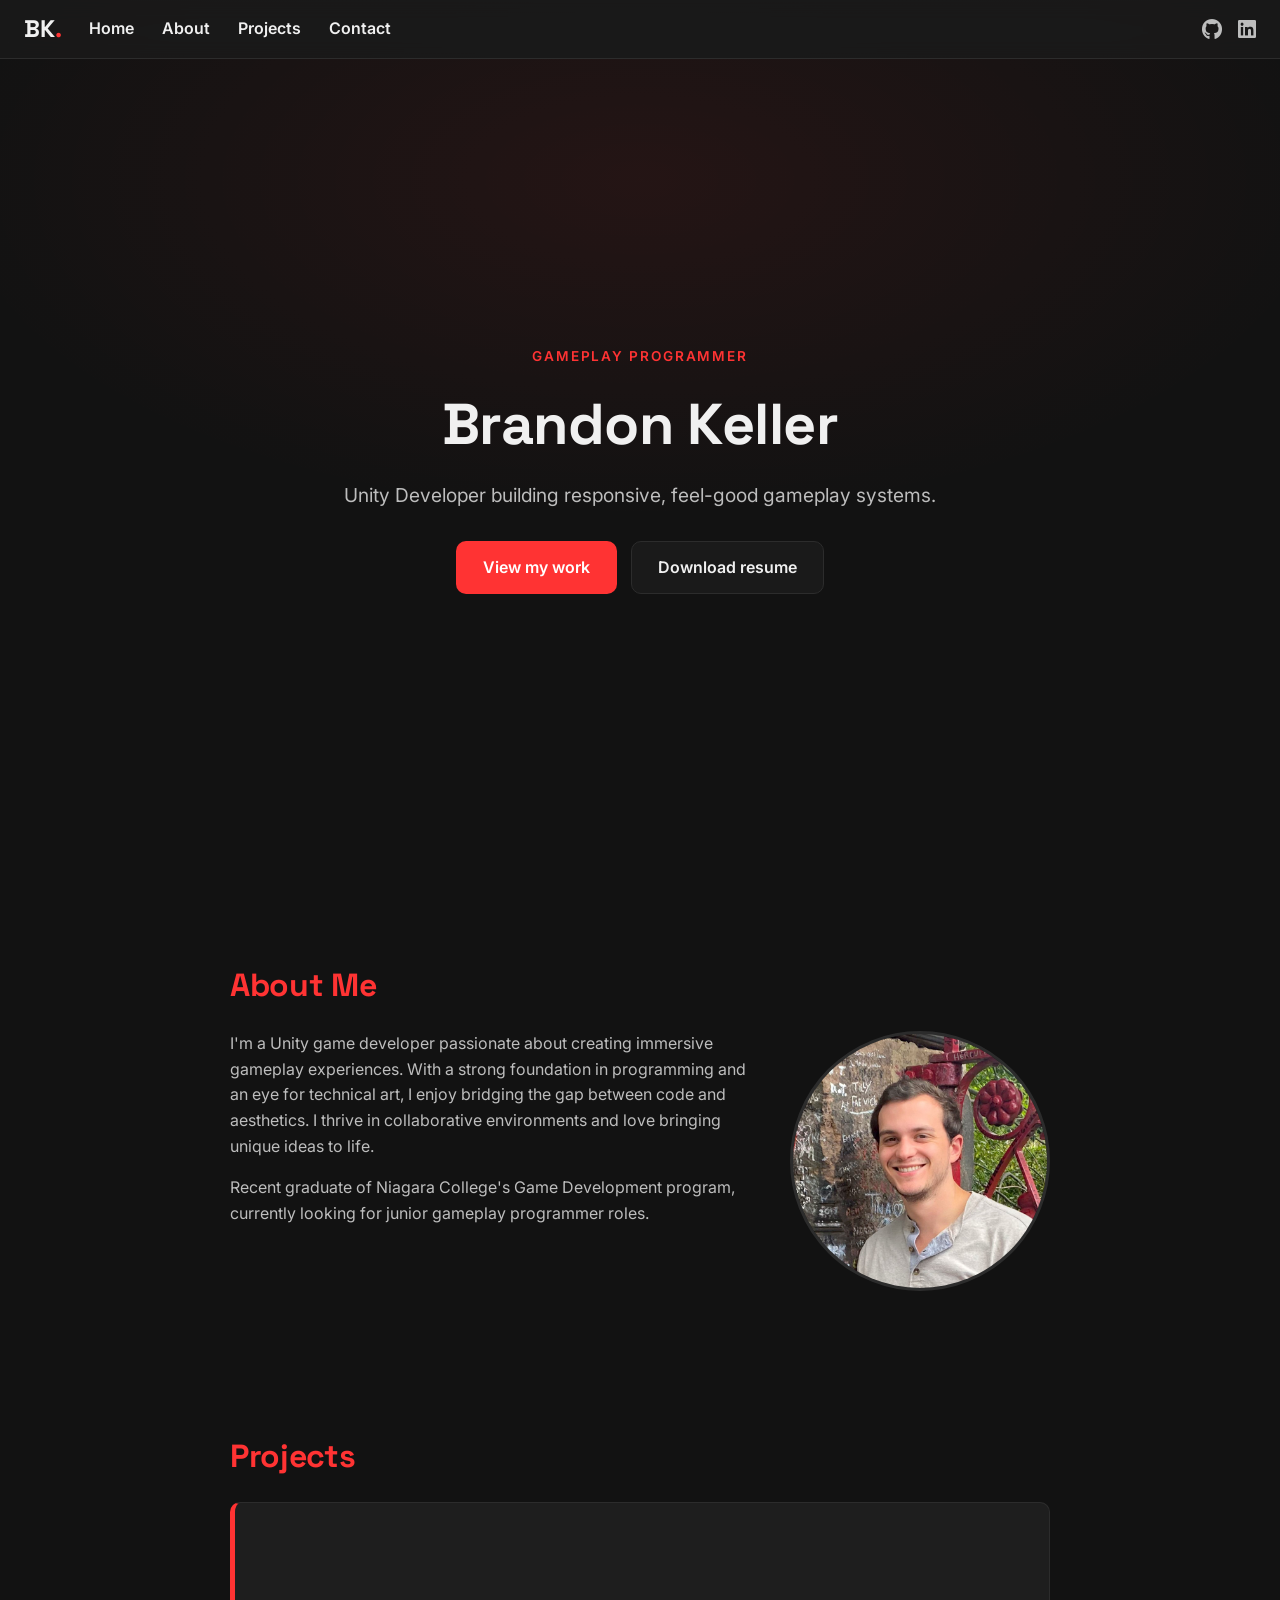
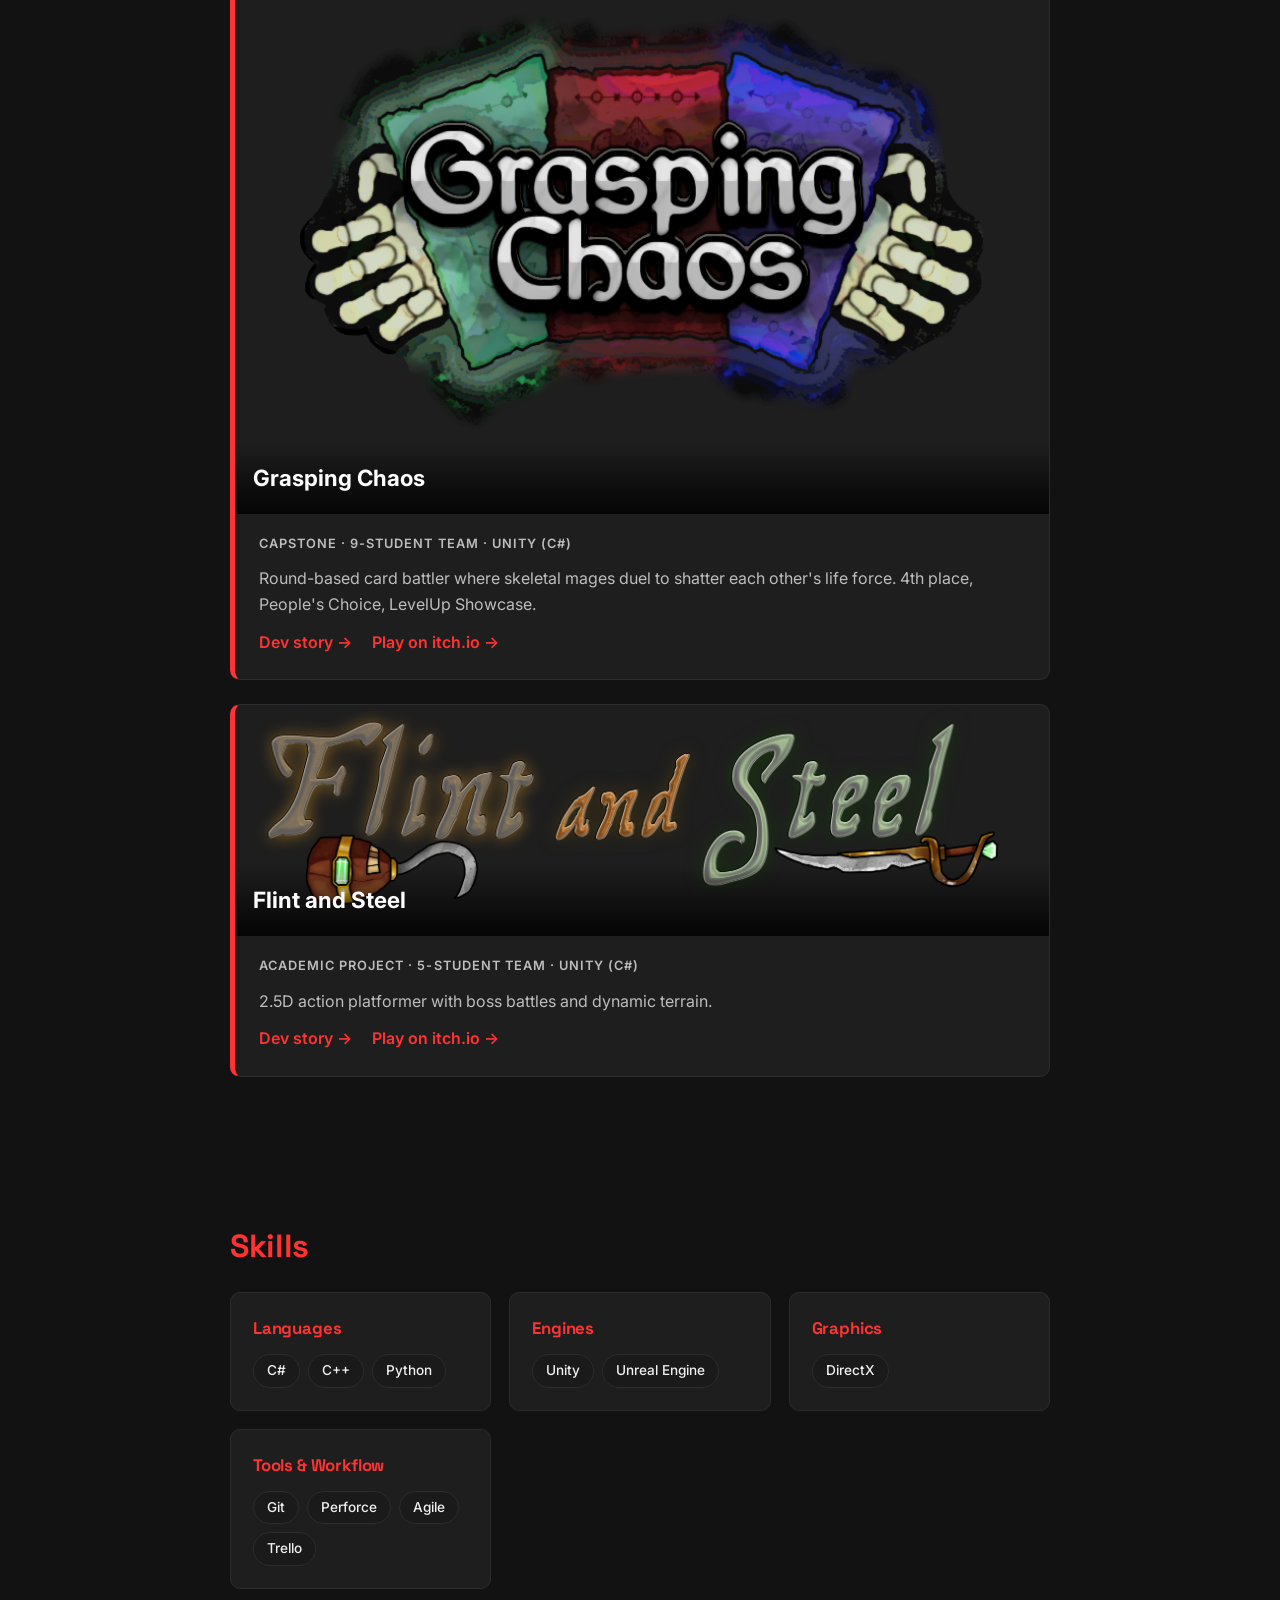
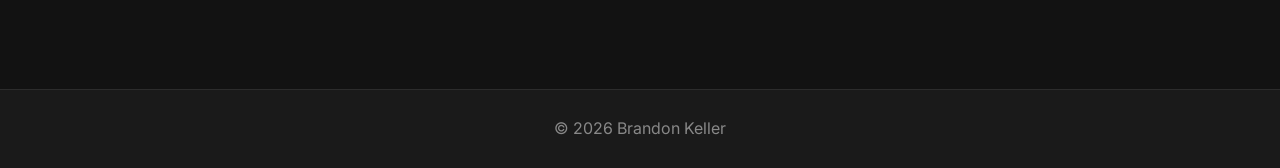
<file: index.html>
<!DOCTYPE html>
<html lang="en">
<head>
  <meta charset="UTF-8" />
  <meta name="viewport" content="width=device-width, initial-scale=1.0" />
  <title>Brandon Keller | Gameplay Programmer</title>
  <meta name="description" content="Portfolio of Brandon Keller, gameplay programmer specializing in Unity and C#. Playable student titles, dev stories, and contact." />
  <meta property="og:title" content="Brandon Keller | Gameplay Programmer" />
  <meta property="og:description" content="Unity gameplay programmer. Play Grasping Chaos and Flint & Steel, read the dev stories, and get in touch." />
  <meta property="og:type" content="website" />
  <link rel="icon" type="image/svg+xml" href="favicon.svg" />
  <link rel="preconnect" href="https://fonts.googleapis.com" />
  <link rel="preconnect" href="https://fonts.gstatic.com" crossorigin />
  <link href="https://fonts.googleapis.com/css2?family=Inter:wght@400;500;600&family=Space+Grotesk:wght@500;600;700&display=swap" rel="stylesheet" />
  <link rel="stylesheet" href="style.css" />
  <link rel="stylesheet" href="https://cdnjs.cloudflare.com/ajax/libs/font-awesome/6.5.0/css/all.min.css" />
</head>
<body>
  <nav class="navbar">
    <a href="#home" class="brand">BK<span>.</span></a>
    <button class="nav-toggle" id="navToggle" aria-label="Toggle menu">
      <span></span><span></span><span></span>
    </button>
    <div class="nav-links" id="navMenu">
      <ul>
        <li><a href="#home">Home</a></li>
        <li><a href="#about">About</a></li>
        <li><a href="#projects">Projects</a></li>
        <li><a href="contact.html">Contact</a></li>
      </ul>
    </div>
    <div class="nav-socials">
      <a href="https://github.com/bkeller0909" target="_blank" rel="noopener" aria-label="GitHub"><i class="fab fa-github"></i></a>
      <a href="https://www.linkedin.com/in/brandon--keller" target="_blank" rel="noopener" aria-label="LinkedIn"><i class="fab fa-linkedin"></i></a>
    </div>
  </nav>

  <header id="home" class="hero">
    <p class="eyebrow reveal">Gameplay Programmer</p>
    <h1 class="reveal">Brandon Keller</h1>
    <p class="reveal">Unity Developer building responsive, feel-good gameplay systems.</p>
    <div class="hero-cta reveal">
      <a href="#projects" class="btn btn-primary">View my work</a>
      <a href="assets/Brandon_Keller_Resume.docx" class="btn btn-ghost">Download resume</a>
    </div>
  </header>

  <section id="about">
    <h2 class="reveal">About Me</h2>
    <div class="about-wrap reveal">
      <img src="images/irl/headshot.jpg" alt="Photo of Brandon Keller" class="headshot" />
      <div>
        <p>
          I'm a Unity game developer passionate about creating immersive gameplay experiences.
          With a strong foundation in programming and an eye for technical art, I enjoy
          bridging the gap between code and aesthetics. I thrive in collaborative environments
          and love bringing unique ideas to life.
        </p>
        <p>
          Recent graduate of Niagara College's Game Development program, currently looking
          for junior gameplay programmer roles.
        </p>
      </div>
    </div>
  </section>

  <section id="projects">
    <h2 class="reveal">Projects</h2>
    <div class="project-card reveal">
      <div class="image-container">
        <a href="grasping-chaos.html">
          <img src="images/grasping_chaos/GraspingChaosCardTitle.png" class="card-image" alt="Grasping Chaos title art" />
          <div class="overlay-text">Grasping Chaos</div>
        </a>
      </div>
      <div class="card-body">
        <p class="card-kicker">Capstone &middot; 9-student team &middot; Unity (C#)</p>
        <p>Round-based card battler where skeletal mages duel to shatter each other's life force. 4th place, People's Choice, LevelUp Showcase.</p>
        <div class="card-links">
          <a href="grasping-chaos.html">Dev story &rarr;</a>
          <a href="https://pack-rats-studio.itch.io/grasping-chaos" target="_blank" rel="noopener">Play on itch.io &rarr;</a>
        </div>
      </div>
    </div>
    <div class="project-card reveal">
      <div class="image-container">
        <a href="flint-steel.html">
          <img src="images/FaS/FaS_Title_v4.png" class="card-image" alt="Flint and Steel title art" />
          <div class="overlay-text">Flint and Steel</div>
        </a>
      </div>
      <div class="card-body">
        <p class="card-kicker">Academic project &middot; 5-student team &middot; Unity (C#)</p>
        <p>2.5D action platformer with boss battles and dynamic terrain.</p>
        <div class="card-links">
          <a href="flint-steel.html">Dev story &rarr;</a>
          <a href="https://allanmathew.itch.io/flint-and-steel" target="_blank" rel="noopener">Play on itch.io &rarr;</a>
        </div>
      </div>
    </div>
  </section>

  <section id="skills">
    <h2 class="reveal">Skills</h2>
    <div class="skills-grid reveal">
      <div class="skill-group">
        <h3>Languages</h3>
        <div class="chips"><span>C#</span><span>C++</span><span>Python</span></div>
      </div>
      <div class="skill-group">
        <h3>Engines</h3>
        <div class="chips"><span>Unity</span><span>Unreal Engine</span></div>
      </div>
      <div class="skill-group">
        <h3>Graphics</h3>
        <div class="chips"><span>DirectX</span></div>
      </div>
      <div class="skill-group">
        <h3>Tools &amp; Workflow</h3>
        <div class="chips"><span>Git</span><span>Perforce</span><span>Agile</span><span>Trello</span></div>
      </div>
    </div>
  </section>

  <footer>
    <p>&copy; <span id="year"></span> Brandon Keller</p>
  </footer>

  <script src="script.js"></script>
</body>
</html>
</file>
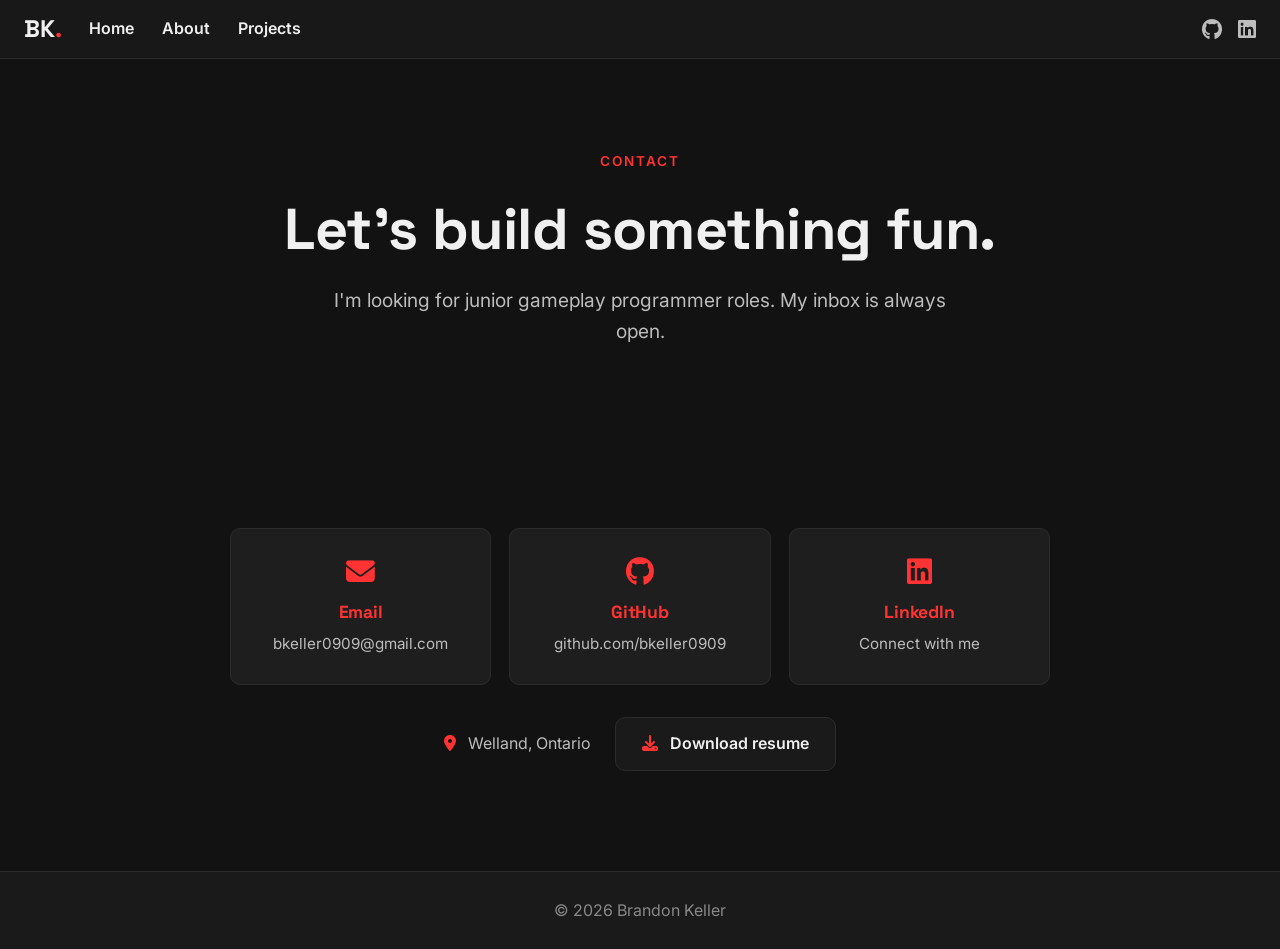
<file: contact.html>
<!DOCTYPE html>
<html lang="en">
<head>
  <meta charset="UTF-8" />
  <meta name="viewport" content="width=device-width, initial-scale=1.0" />
  <title>Brandon Keller | Contact</title>
  <meta name="description" content="Get in touch with Brandon Keller, gameplay programmer. Open to junior gameplay programmer roles." />
  <meta property="og:title" content="Contact — Brandon Keller" />
  <meta property="og:type" content="website" />
  <link rel="icon" type="image/svg+xml" href="favicon.svg" />
  <link rel="preconnect" href="https://fonts.googleapis.com" />
  <link rel="preconnect" href="https://fonts.gstatic.com" crossorigin />
  <link href="https://fonts.googleapis.com/css2?family=Inter:wght@400;500;600&family=Space+Grotesk:wght@500;600;700&display=swap" rel="stylesheet" />
  <link rel="stylesheet" href="style.css" />
  <link rel="stylesheet" href="https://cdnjs.cloudflare.com/ajax/libs/font-awesome/6.5.0/css/all.min.css" />
</head>
<body>
  <nav class="navbar">
    <a href="index.html" class="brand">BK<span>.</span></a>
    <button class="nav-toggle" id="navToggle" aria-label="Toggle menu">
      <span></span><span></span><span></span>
    </button>
    <div class="nav-links" id="navMenu">
      <ul>
        <li><a href="index.html">Home</a></li>
        <li><a href="index.html#about">About</a></li>
        <li><a href="index.html#projects">Projects</a></li>
      </ul>
    </div>
    <div class="nav-socials">
      <a href="https://github.com/bkeller0909" target="_blank" rel="noopener" aria-label="GitHub"><i class="fab fa-github"></i></a>
      <a href="https://www.linkedin.com/in/brandon--keller" target="_blank" rel="noopener" aria-label="LinkedIn"><i class="fab fa-linkedin"></i></a>
    </div>
  </nav>

  <header class="page-header">
    <p class="eyebrow reveal">Contact</p>
    <h1 class="reveal">Let's build something fun.</h1>
    <p class="reveal">I'm looking for junior gameplay programmer roles. My inbox is always open.</p>
  </header>

  <section class="contact-section">
    <div class="contact-cards reveal">
      <a class="contact-card" href="mailto:bkeller0909@gmail.com">
        <i class="fas fa-envelope"></i>
        <h3>Email</h3>
        <p>bkeller0909@gmail.com</p>
      </a>
      <a class="contact-card" href="https://github.com/bkeller0909" target="_blank" rel="noopener">
        <i class="fab fa-github"></i>
        <h3>GitHub</h3>
        <p>github.com/bkeller0909</p>
      </a>
      <a class="contact-card" href="https://www.linkedin.com/in/brandon--keller" target="_blank" rel="noopener">
        <i class="fab fa-linkedin"></i>
        <h3>LinkedIn</h3>
        <p>Connect with me</p>
      </a>
    </div>
    <div class="contact-meta reveal">
      <p><i class="fas fa-location-dot"></i> Welland, Ontario</p>
      <a href="assets/Brandon_Keller_Resume.docx" class="btn btn-ghost"><i class="fas fa-download"></i> Download resume</a>
    </div>
  </section>

  <footer>
    <p>&copy; <span id="year"></span> Brandon Keller</p>
  </footer>

  <script src="script.js"></script>
</body>
</html>
</file>
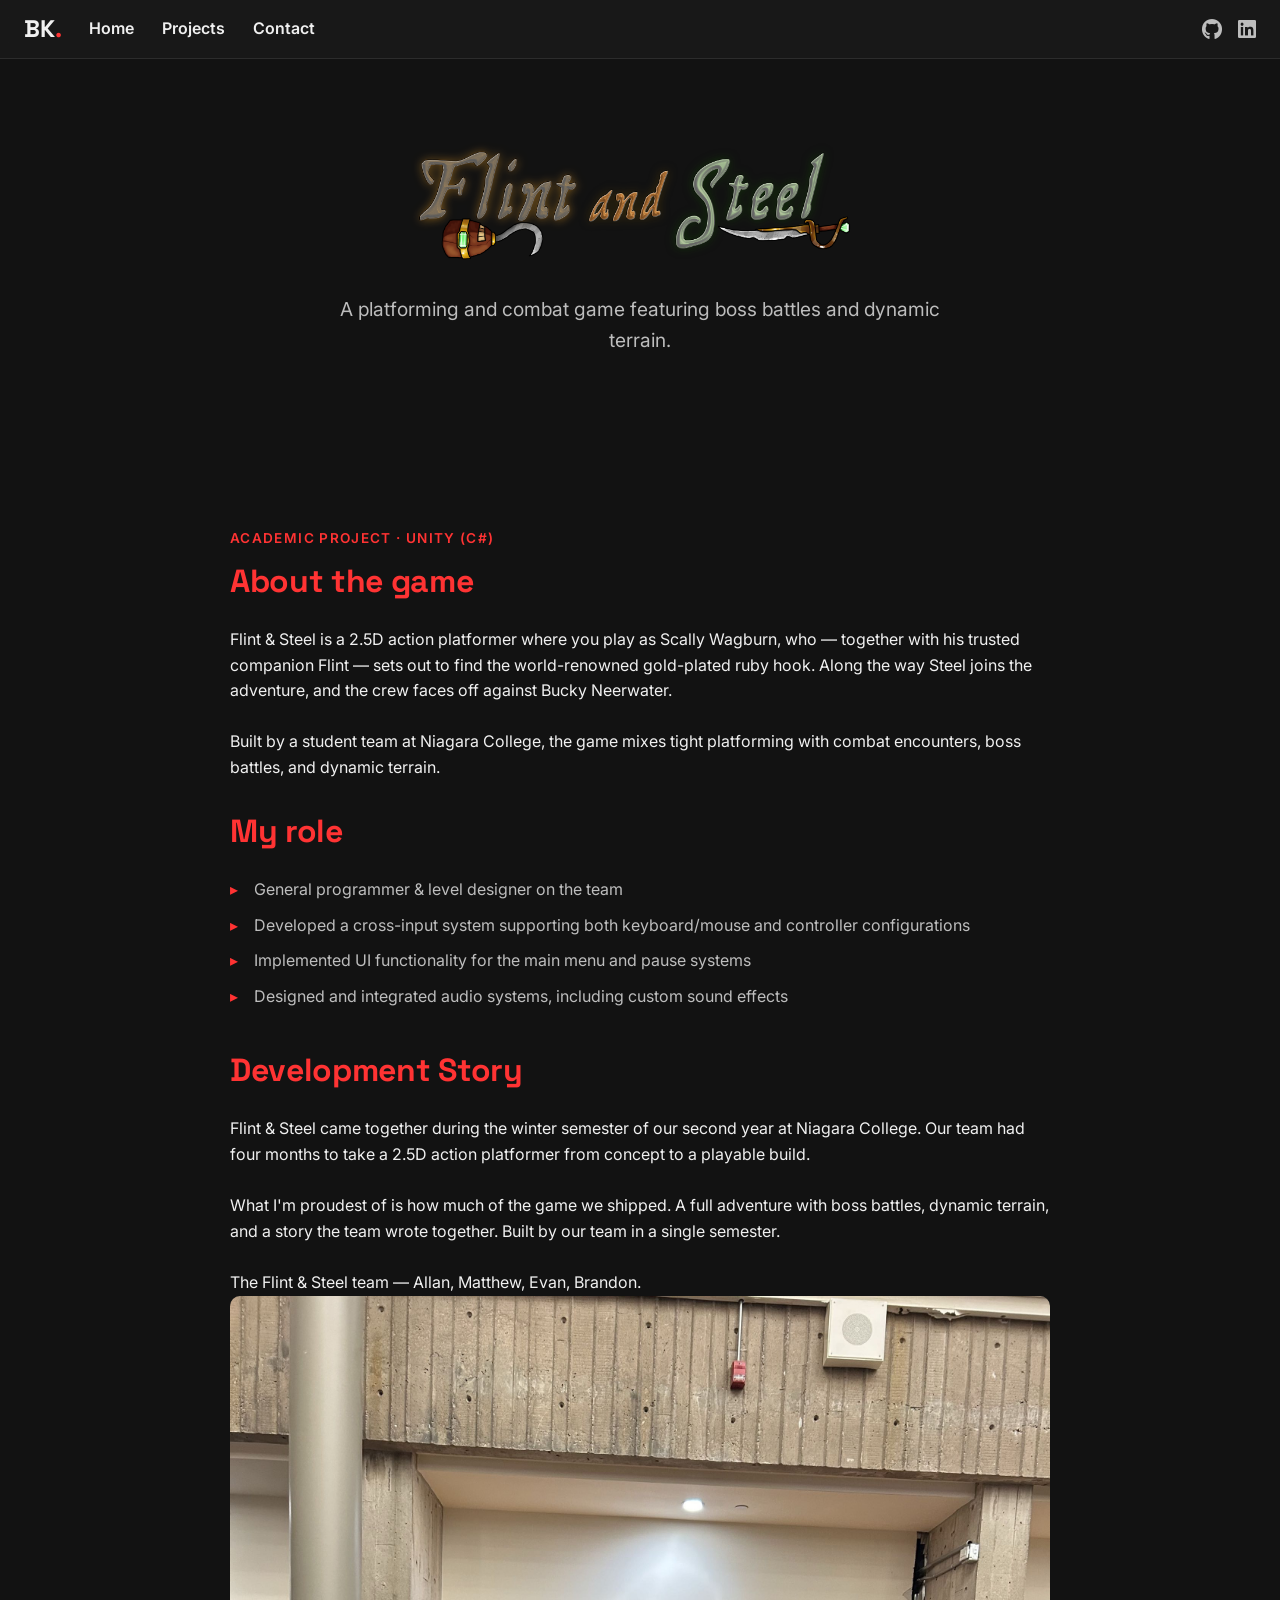
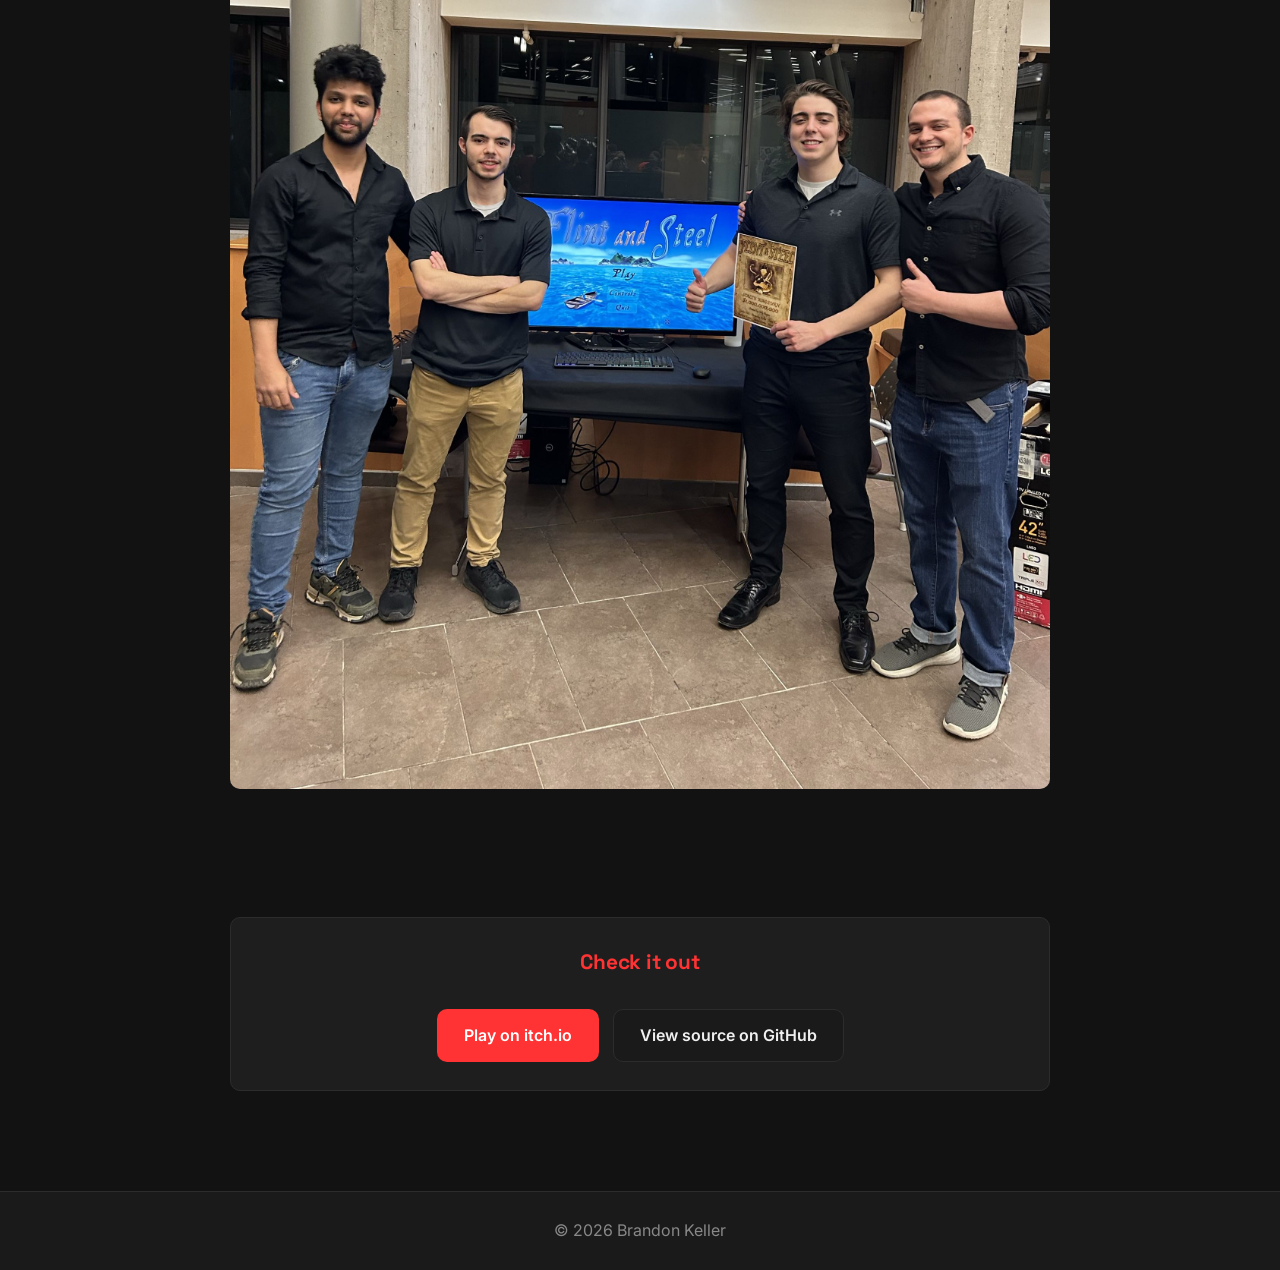
<file: flint-steel.html>
<!DOCTYPE html>
<html lang="en">
<head>
  <meta charset="UTF-8" />
  <meta name="viewport" content="width=device-width, initial-scale=1.0" />
  <title>Brandon Keller | Flint and Steel</title>
  <meta name="description" content="Flint & Steel — a 2.5D action platformer built in Unity. Dev story, contributions, and links." />
  <meta property="og:title" content="Flint & Steel — Brandon Keller" />
  <meta property="og:description" content="2.5D action platformer with boss battles and dynamic terrain, built in Unity with C#." />
  <meta property="og:type" content="website" />
  <link rel="icon" type="image/svg+xml" href="favicon.svg" />
  <link rel="preconnect" href="https://fonts.googleapis.com" />
  <link rel="preconnect" href="https://fonts.gstatic.com" crossorigin />
  <link href="https://fonts.googleapis.com/css2?family=Inter:wght@400;500;600&family=Space+Grotesk:wght@500;600;700&display=swap" rel="stylesheet" />
  <link rel="stylesheet" href="style.css" />
  <link rel="stylesheet" href="https://cdnjs.cloudflare.com/ajax/libs/font-awesome/6.5.0/css/all.min.css" />
</head>
<body>
  <nav class="navbar">
    <a href="index.html" class="brand">BK<span>.</span></a>
    <button class="nav-toggle" id="navToggle" aria-label="Toggle menu">
      <span></span><span></span><span></span>
    </button>
    <div class="nav-links" id="navMenu">
      <ul>
        <li><a href="index.html">Home</a></li>
        <li><a href="index.html#projects">Projects</a></li>
        <li><a href="contact.html">Contact</a></li>
      </ul>
    </div>
    <div class="nav-socials">
      <a href="https://github.com/bkeller0909" target="_blank" rel="noopener" aria-label="GitHub"><i class="fab fa-github"></i></a>
      <a href="https://www.linkedin.com/in/brandon--keller" target="_blank" rel="noopener" aria-label="LinkedIn"><i class="fab fa-linkedin"></i></a>
    </div>
  </nav>

  <header class="page-header">
    <img src="images/FaS/FaS_Title_v4.png" class="scaled-image-fas" alt="Flint and Steel title art" />
    <p>A platforming and combat game featuring boss battles and dynamic terrain.</p>
  </header>

  <section>
    <p class="kicker reveal">Academic project &middot; Unity (C#)</p>
    <h2 class="reveal">About the game</h2>
    <div class="reveal">
      <p>Flint &amp; Steel is a 2.5D action platformer where you play as Scally Wagburn, who — together with his trusted companion Flint — sets out to find the world-renowned gold-plated ruby hook. Along the way Steel joins the adventure, and the crew faces off against Bucky Neerwater.</p>
      <br />
      <p>Built by a student team at Niagara College, the game mixes tight platforming with combat encounters, boss battles, and dynamic terrain.</p>
    </div>
    <br />
    <h2 class="reveal">My role</h2>
    <ul class="points reveal">
      <li>General programmer &amp; level designer on the team</li>
      <li>Developed a cross-input system supporting both keyboard/mouse and controller configurations</li>
      <li>Implemented UI functionality for the main menu and pause systems</li>
      <li>Designed and integrated audio systems, including custom sound effects</li>
    </ul>
    <br />
    <!--
      GAMEPLAY CLIP: save your clip as video/fs_trailer.mp4,
      then uncomment the block below to show it on this page.
      <video controls playsinline class="scale-image" style="border-radius:10px">
        <source src="video/fs_trailer.mp4" type="video/mp4" />
      </video>
    -->
	
	<h2 class="reveal">Development Story</h2>
    <div class="reveal">
      <p>Flint & Steel came together during the winter semester of our second year at Niagara College. 
	  Our team had four months to take a 2.5D action platformer from concept to a playable build.</p>
      <br />
      <p>What I'm proudest of is how much of the game we shipped. A full adventure with boss battles, 
	  dynamic terrain, and a story the team wrote together. Built by our team in a single semester.</p>
      <br />
	  <p>The Flint & Steel team — Allan, Matthew, Evan, Brandon.</p>
      <img src="images/irl/FaS_team_pic.jpg" class="scale-image" alt="Flint & Steel team photo" />
    </div>
  </section>

  <section id="projects">
    <div class="project-links-box reveal">
      <h3>Check it out</h3>
      <div class="hero-cta" style="margin-bottom:0">
        <a href="https://allanmathew.itch.io/flint-and-steel" target="_blank" rel="noopener" class="btn btn-primary">Play on itch.io</a>
        <a href="https://github.com/bkeller0909/FlintAndSteel" target="_blank" rel="noopener" class="btn btn-ghost">View source on GitHub</a>
      </div>
    </div>
  </section>

  <footer>
    <p>&copy; <span id="year"></span> Brandon Keller</p>
  </footer>

  <script src="script.js"></script>
</body>
</html>
</file>
<file: style.css>
:root {
  --bg: #121212;
  --surface: #1a1a1a;
  --card: #1e1e1e;
  --text: #f0f0f0;
  --muted: #bdbdbd;
  --accent: #ff3333;
  --accent-dark: #d42a2a;
  --border: #2c2c2c;
  --radius: 10px;
}

* {
  margin: 0;
  padding: 0;
  box-sizing: border-box;
}

html {
  scroll-behavior: smooth;
}

body {
  font-family: 'Inter', 'Segoe UI', system-ui, sans-serif;
  background-color: var(--bg);
  color: var(--text);
  line-height: 1.6;
  -webkit-font-smoothing: antialiased;
}

h1, h2, h3, .brand {
  font-family: 'Space Grotesk', 'Inter', sans-serif;
  letter-spacing: -0.01em;
}

h2 {
  color: var(--accent);
  margin-bottom: 20px;
  font-size: 2rem;
}

h3 {
  color: var(--accent);
  margin-bottom: 10px;
}

a {
  color: var(--accent);
}

section {
  padding: 60px 20px;
  max-width: 860px;
  margin: auto;
  scroll-margin-top: 70px;
}

img {
  max-width: 100%;
}

/* ---------- Reveal on scroll ---------- */
.reveal {
  opacity: 0;
  transform: translateY(24px);
  transition: opacity 0.6s ease, transform 0.6s ease;
}

.reveal.visible {
  opacity: 1;
  transform: none;
}

@media (prefers-reduced-motion: reduce) {
  .reveal {
    opacity: 1;
    transform: none;
    transition: none;
  }
}

/* ---------- Navbar ---------- */
.navbar {
  position: fixed;
  top: 0;
  width: 100%;
  background-color: rgba(26, 26, 26, 0.95);
  backdrop-filter: blur(10px);
  padding: 10px 24px;
  z-index: 1000;
  border-bottom: 1px solid var(--border);
  display: flex;
  align-items: center;
  gap: 28px;
}

.brand {
  font-size: 1.5rem;
  font-weight: 700;
  color: var(--text);
  text-decoration: none;
}

.brand span {
  color: var(--accent);
}

.nav-toggle {
  display: none;
  flex-direction: column;
  gap: 5px;
  background: none;
  border: none;
  cursor: pointer;
  padding: 8px;
}

.nav-toggle span {
  display: block;
  width: 22px;
  height: 2px;
  background: var(--text);
  border-radius: 2px;
}

.nav-links ul {
  list-style: none;
  display: flex;
  gap: 28px;
  margin: 0;
  padding: 0;
}

.nav-links a {
  color: var(--text);
  text-decoration: none;
  font-weight: 600;
  font-size: 1rem;
  transition: color 0.25s ease;
}

.nav-links a:hover {
  color: var(--accent);
}

.nav-socials {
  margin-left: auto;
  display: flex;
  gap: 16px;
}

.nav-socials a {
  font-size: 1.3rem;
  color: var(--muted);
  transition: color 0.25s ease;
}

.nav-socials a:hover {
  color: var(--accent);
}

/* ---------- Headers ---------- */
header {
  padding: 120px 20px 80px;
  display: flex;
  flex-direction: column;
  justify-content: center;
  align-items: center;
  text-align: center;
}

.hero {
  min-height: 100vh;
  background: radial-gradient(700px 340px at 50% 20%, rgba(255, 51, 51, 0.08), transparent);
}

.page-header {
  min-height: 52vh;
  padding-top: 110px;
}

.header-with-video {
  position: relative;
  min-height: 100vh;
  overflow: hidden;
  padding: 80px 20px 60px;
}

.header-video {
  position: absolute;
  top: 0;
  left: 0;
  width: 100%;
  height: 100%;
  object-fit: cover;
  z-index: -1;
  filter: brightness(0.25);
}

header h1 {
  font-size: clamp(2.4rem, 6vw, 3.6rem);
  color: var(--text);
  margin-bottom: 10px;
}

header p {
  font-size: 1.2rem;
  color: var(--muted);
  max-width: 620px;
}

.eyebrow {
  color: var(--accent);
  font-weight: 600;
  text-transform: uppercase;
  letter-spacing: 0.14em;
  font-size: 0.85rem;
  margin-bottom: 10px;
}

.kicker {
  color: var(--accent);
  font-size: 0.85rem;
  font-weight: 600;
  text-transform: uppercase;
  letter-spacing: 0.1em;
  margin-bottom: 6px;
}

.hero-cta {
  display: flex;
  gap: 14px;
  flex-wrap: wrap;
  justify-content: center;
  margin-top: 30px;
}

/* ---------- Buttons ---------- */
.btn {
  display: inline-block;
  padding: 13px 26px;
  border-radius: var(--radius);
  font-weight: 600;
  text-decoration: none;
  font-size: 1rem;
  transition: transform 0.15s, box-shadow 0.15s, background 0.2s, border-color 0.2s;
  border: 1px solid transparent;
}

.btn-primary {
  background: var(--accent);
  color: #fff;
}

.btn-primary:hover {
  background: var(--accent-dark);
  transform: translateY(-2px);
  box-shadow: 0 8px 24px rgba(255, 51, 51, 0.35);
}

.btn-ghost {
  border-color: var(--border);
  color: var(--text);
  background: var(--surface);
}

.btn-ghost:hover {
  border-color: var(--accent);
}

/* ---------- About ---------- */
.about-wrap {
  overflow: hidden;
}

.about-wrap p {
  margin-bottom: 16px;
  color: var(--muted);
}

.headshot {
  float: right;
  border-radius: 50%;
  width: min(38%, 260px);
  height: auto;
  margin: 0 0 20px 28px;
  border: 3px solid var(--border);
}

/* ---------- Project cards (home) ---------- */
.project-card {
  background-color: var(--card);
  border: 1px solid var(--border);
  border-left: 5px solid var(--accent);
  margin-bottom: 24px;
  border-radius: var(--radius);
  overflow: hidden;
  transition: border-color 0.25s, transform 0.2s;
}

.project-card:hover {
  border-color: var(--accent);
  transform: translateY(-3px);
}

.image-container {
  position: relative;
  display: block;
  overflow: hidden;
}

.image-container img {
  display: block;
  width: 100%;
  height: auto;
  transition: filter 0.3s ease;
}

.overlay-text {
  position: absolute;
  bottom: 0;
  left: 0;
  width: 100%;
  padding: 18px;
  background: linear-gradient(transparent, rgba(0, 0, 0, 0.85));
  color: #fff;
  display: flex;
  align-items: flex-end;
  font-size: 1.4rem;
  font-weight: bold;
}

.card-body {
  padding: 20px 24px 24px;
}

.card-kicker {
  color: var(--accent);
  font-size: 0.8rem;
  font-weight: 600;
  text-transform: uppercase;
  letter-spacing: 0.08em;
  margin-bottom: 8px;
}

.card-body p {
  color: var(--muted);
  margin-bottom: 12px;
}

.card-links {
  display: flex;
  gap: 20px;
  flex-wrap: wrap;
}

.card-links a {
  font-weight: 600;
  text-decoration: none;
}

.card-links a:hover {
  text-decoration: underline;
}

/* ---------- Detail pages ---------- */
.scale-image {
  max-width: 100%;
  height: auto;
  border-radius: var(--radius);
}

.scaled-image-fas {
  max-width: min(60%, 480px);
  height: auto;
  margin-bottom: 16px;
}

.points {
  list-style: none;
  margin: 0;
  padding: 0;
  display: block;
}

.points li {
  position: relative;
  padding-left: 24px;
  margin-bottom: 10px;
  color: var(--muted);
}

.points li::before {
  content: "▸";
  color: var(--accent);
  position: absolute;
  left: 0;
}

.project-links-box {
  background: var(--card);
  border: 1px solid var(--border);
  border-radius: var(--radius);
  padding: 28px;
  text-align: center;
}

.project-links-box h3 {
  font-size: 1.3rem;
  margin-bottom: 4px;
}

/* ---------- Skills ---------- */
.skills-grid {
  display: grid;
  grid-template-columns: repeat(auto-fit, minmax(200px, 1fr));
  gap: 18px;
}

.skill-group {
  background: var(--card);
  border: 1px solid var(--border);
  border-radius: var(--radius);
  padding: 22px;
}

.skill-group h3 {
  font-size: 1.05rem;
  margin-bottom: 12px;
}

.chips {
  display: flex;
  flex-wrap: wrap;
  gap: 8px;
}

.chips span {
  background: var(--surface);
  border: 1px solid var(--border);
  padding: 5px 13px;
  border-radius: 999px;
  font-size: 0.85rem;
  font-weight: 500;
  color: var(--text);
}

/* ---------- Contact ---------- */
.contact-section {
  max-width: 860px;
}

.contact-cards {
  display: grid;
  grid-template-columns: repeat(auto-fit, minmax(220px, 1fr));
  gap: 18px;
  margin-bottom: 32px;
}

.contact-card {
  background: var(--card);
  border: 1px solid var(--border);
  border-radius: var(--radius);
  padding: 28px 22px;
  text-align: center;
  text-decoration: none;
  color: var(--text);
  transition: border-color 0.25s, transform 0.2s;
  display: block;
}

.contact-card:hover {
  border-color: var(--accent);
  transform: translateY(-3px);
}

.contact-card i {
  font-size: 1.8rem;
  color: var(--accent);
  margin-bottom: 12px;
}

.contact-card h3 {
  font-size: 1.1rem;
  margin-bottom: 6px;
}

.contact-card p {
  color: var(--muted);
  font-size: 0.95rem;
  word-break: break-word;
}

.contact-meta {
  display: flex;
  align-items: center;
  justify-content: center;
  gap: 24px;
  flex-wrap: wrap;
  color: var(--muted);
}

.contact-meta i {
  color: var(--accent);
  margin-right: 8px;
}

/* ---------- Footer ---------- */
footer {
  text-align: center;
  padding: 26px 20px;
  background-color: var(--surface);
  color: #888;
  margin-top: 40px;
  border-top: 1px solid var(--border);
}

/* ---------- Responsive ---------- */
@media (max-width: 760px) {
  .nav-toggle {
    display: flex;
  }

  .nav-links {
    display: none;
    position: absolute;
    top: 100%;
    left: 0;
    right: 0;
    background: var(--surface);
    border-bottom: 1px solid var(--border);
    padding: 8px 24px 18px;
  }

  .nav-links.open {
    display: block;
  }

  .nav-links ul {
    flex-direction: column;
    gap: 4px;
  }

  .nav-links a {
    display: block;
    padding: 10px 0;
    font-size: 1.05rem;
  }

  .navbar {
    gap: 16px;
  }

  .brand {
    margin-right: auto;
  }

  .nav-socials {
    margin-left: 0;
  }

  .headshot {
    float: none;
    display: block;
    margin: 0 auto 24px;
    width: min(55%, 220px);
  }

  .page-header {
    min-height: 40vh;
  }

  section {
    padding: 48px 18px;
  }
}
</file>
